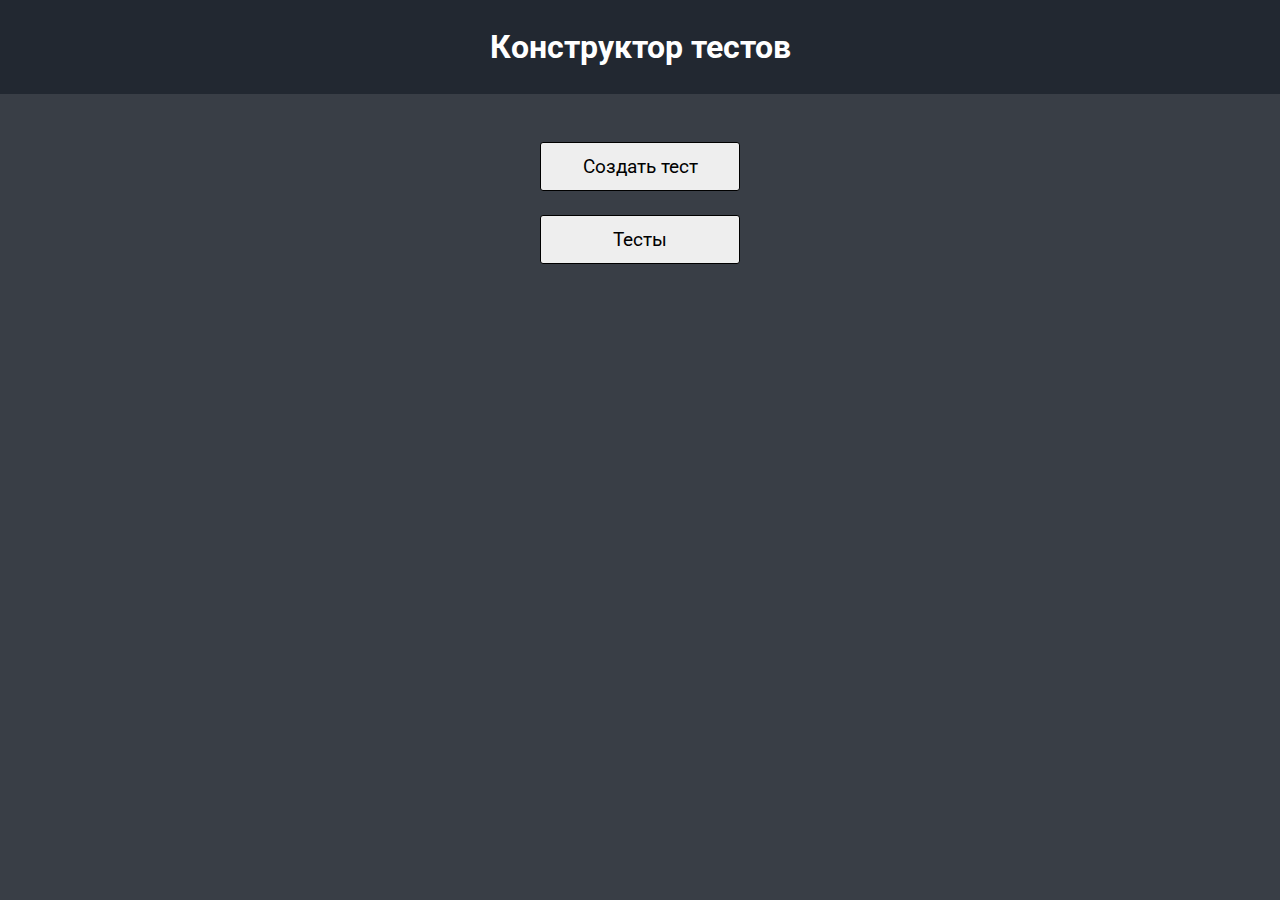
<file: test_constructor_front/index.html>
<!DOCTYPE html>
<html lang="en">
<head>
    <meta charset="UTF-8">
    <meta http-equiv="X-UA-Compatible" content="IE=edge">
    <meta name="viewport" content="width=device-width, initial-scale=1.0">
    <link rel="stylesheet" href="style.css">
    <link rel="stylesheet" href="css/main_page_style.css">
    <title>Конструктор тестов</title>
</head>
<body>
    <header>
        <h1>Конструктор тестов</h1>
    </header>
    <div class="menu_list">
        <a href="create_test.html">Создать тест</a>
        <a href="tests.html">Тесты</a>
    </div>

    <script src="script.js"></script>
</body>
</html>
</file>
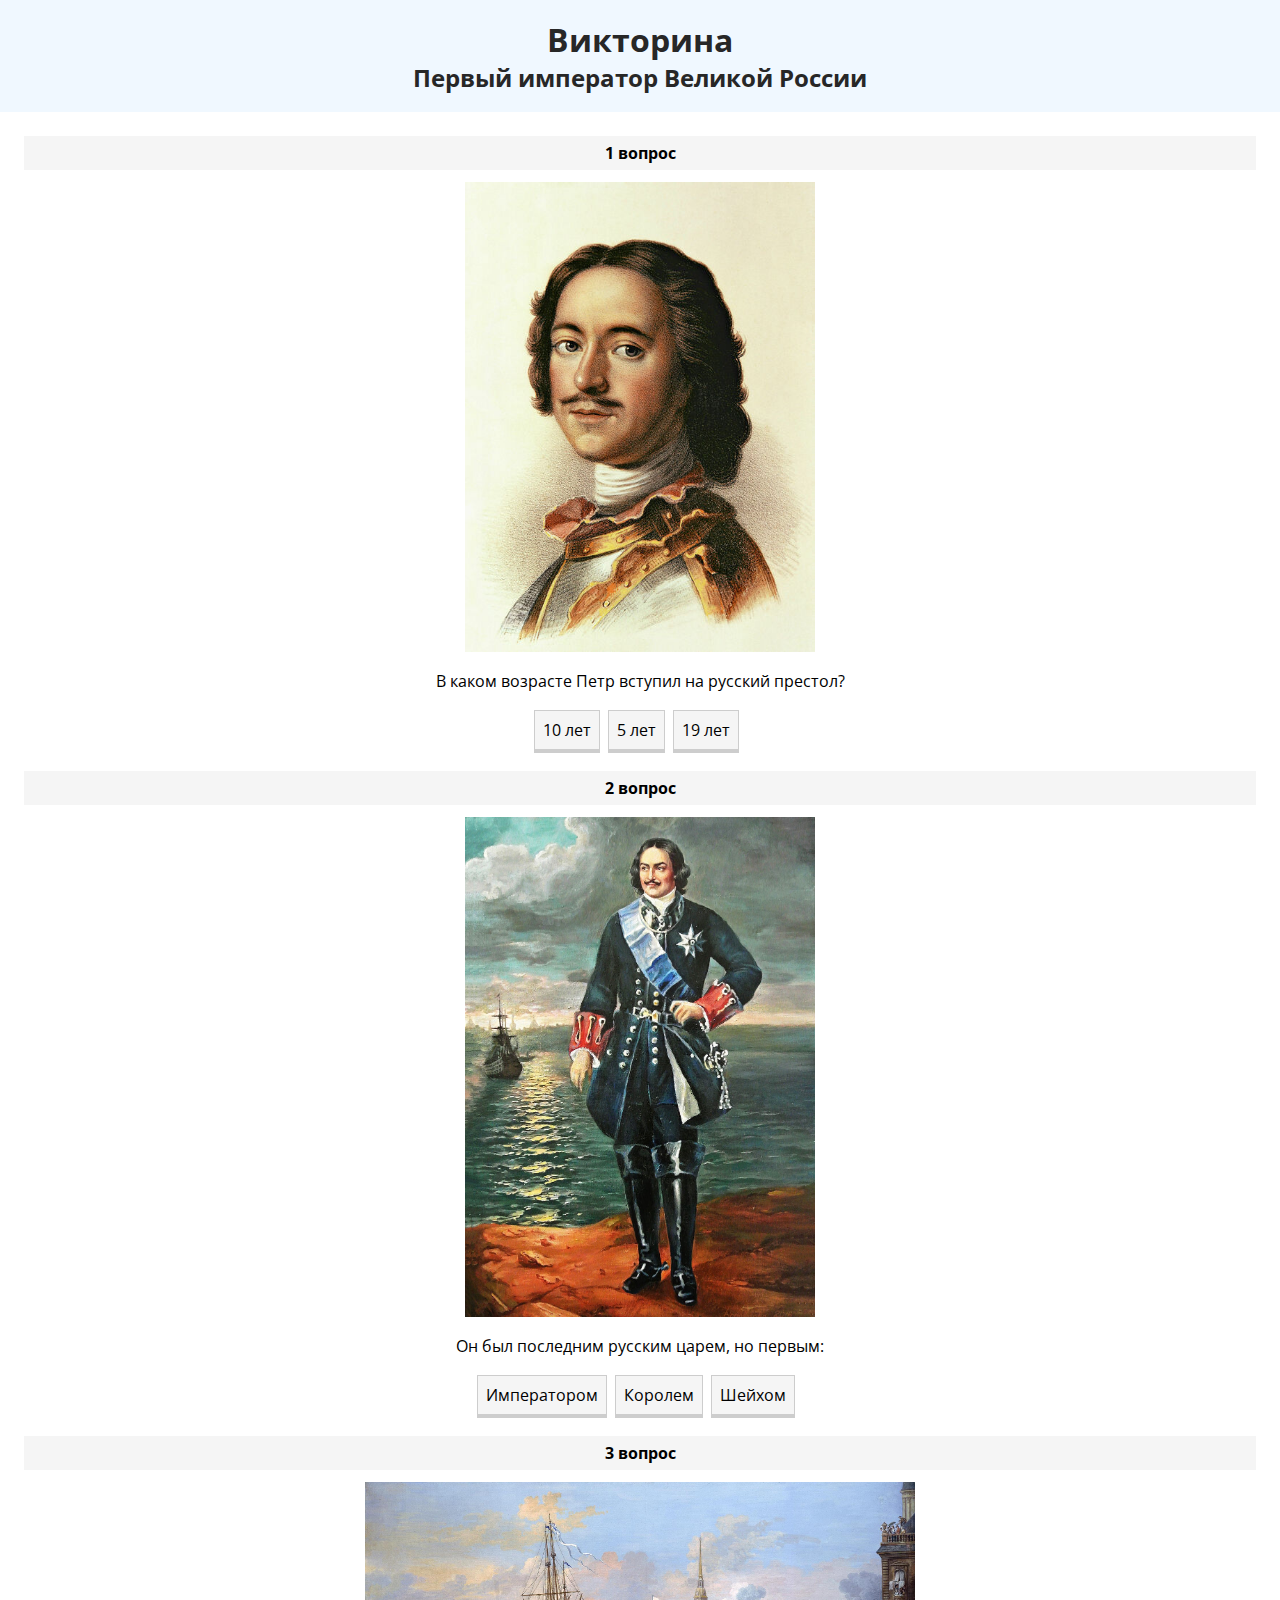
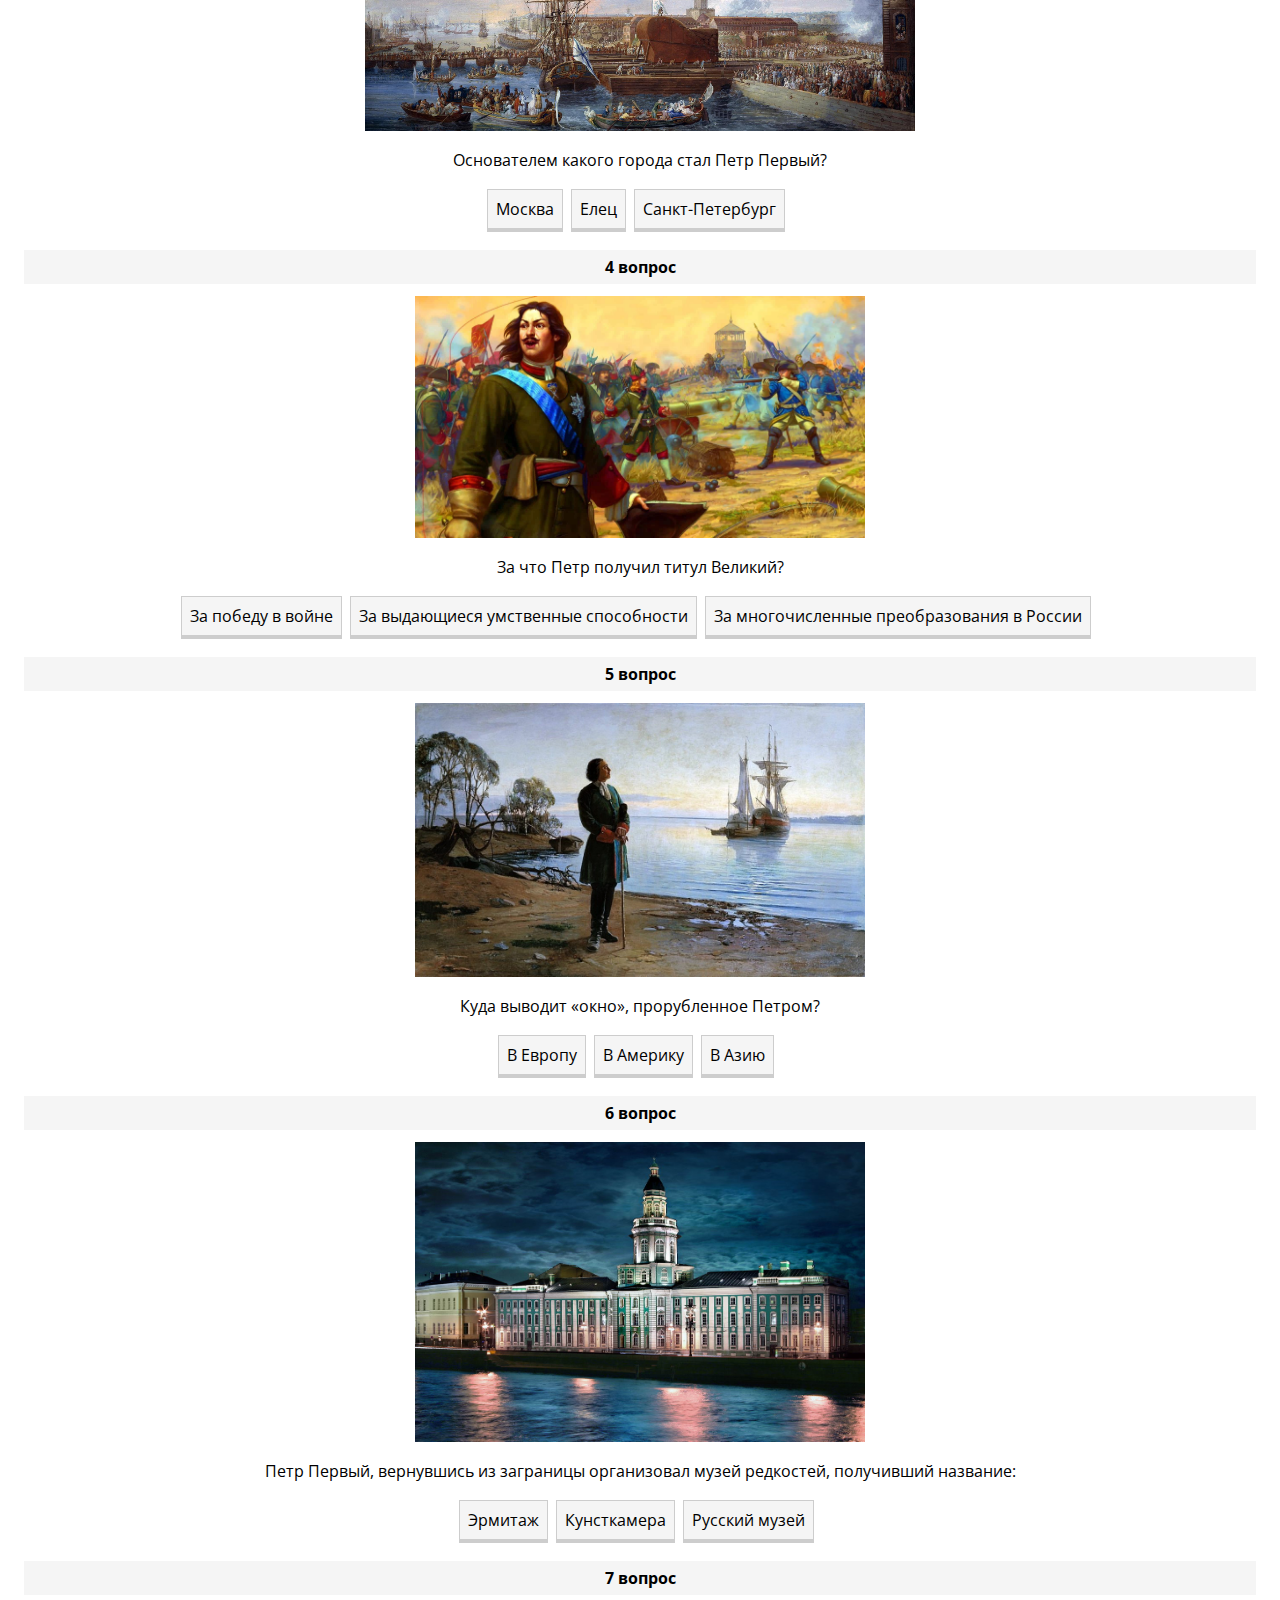
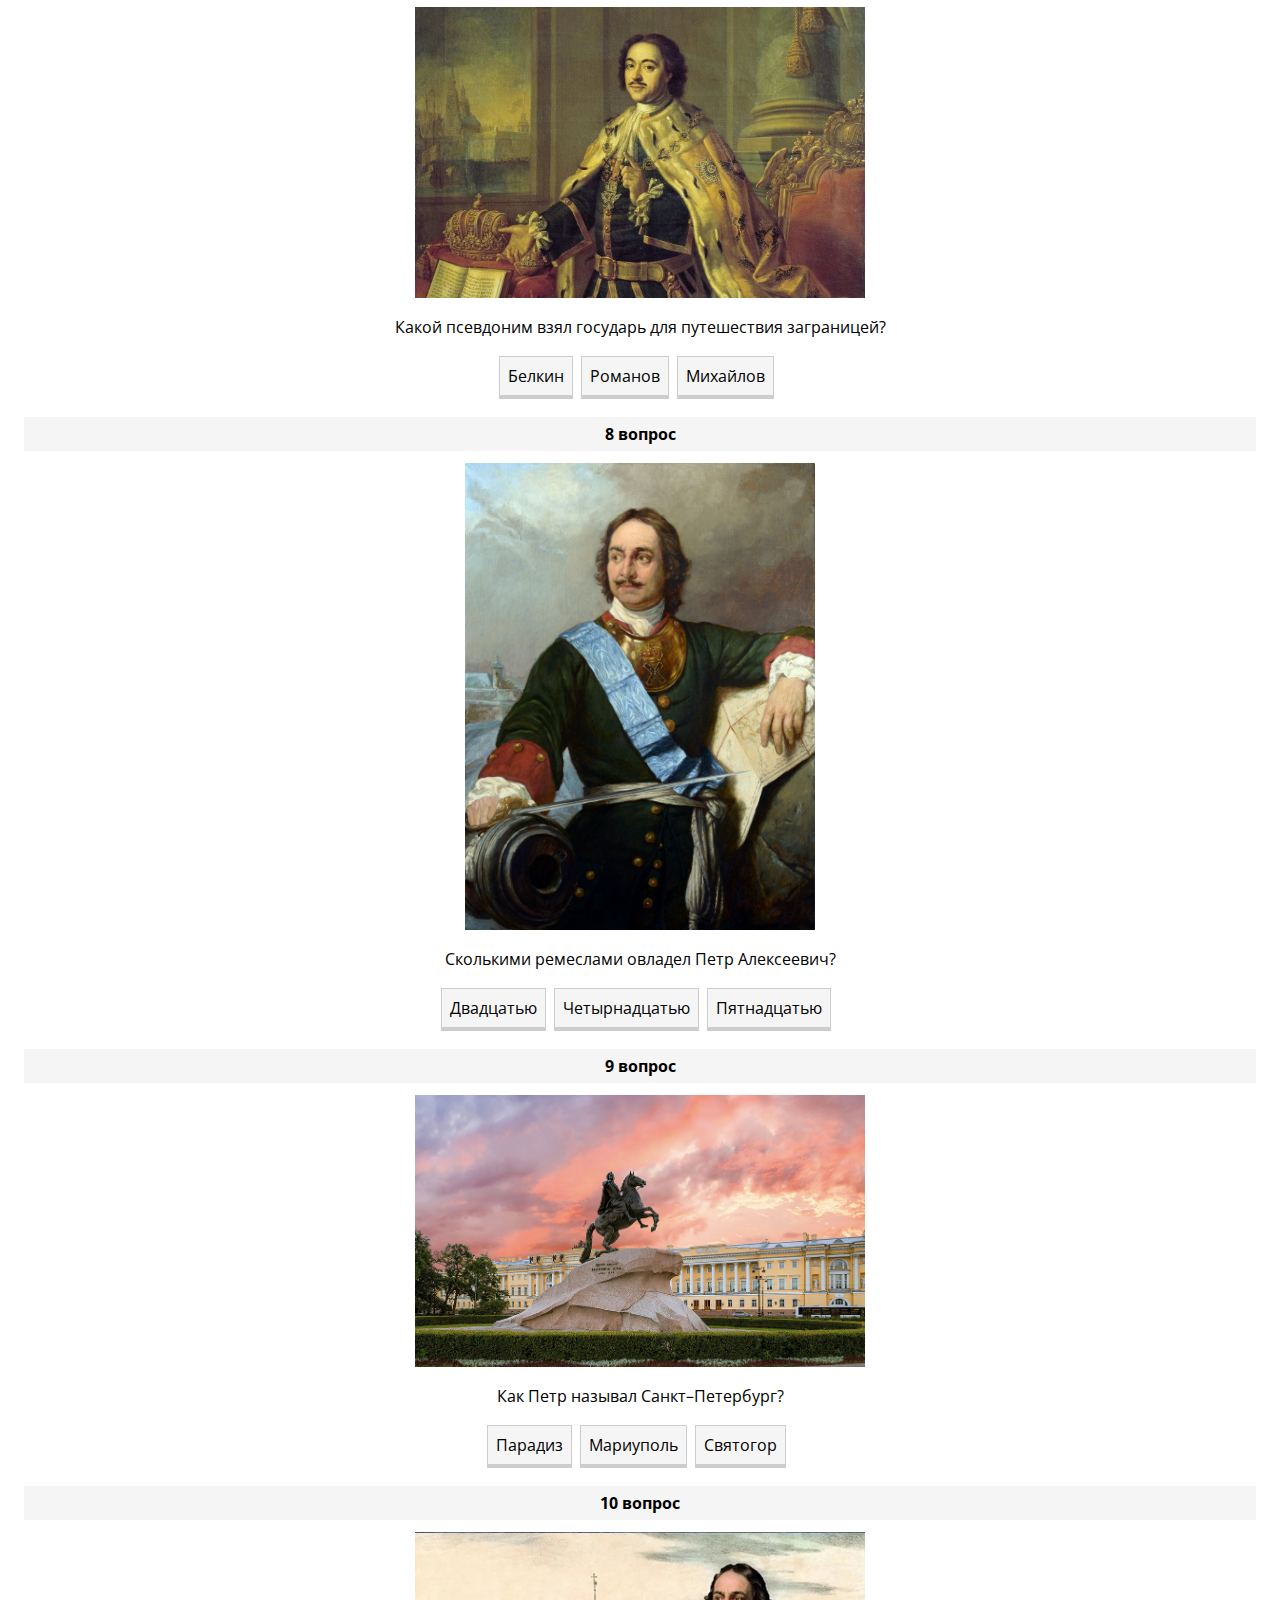
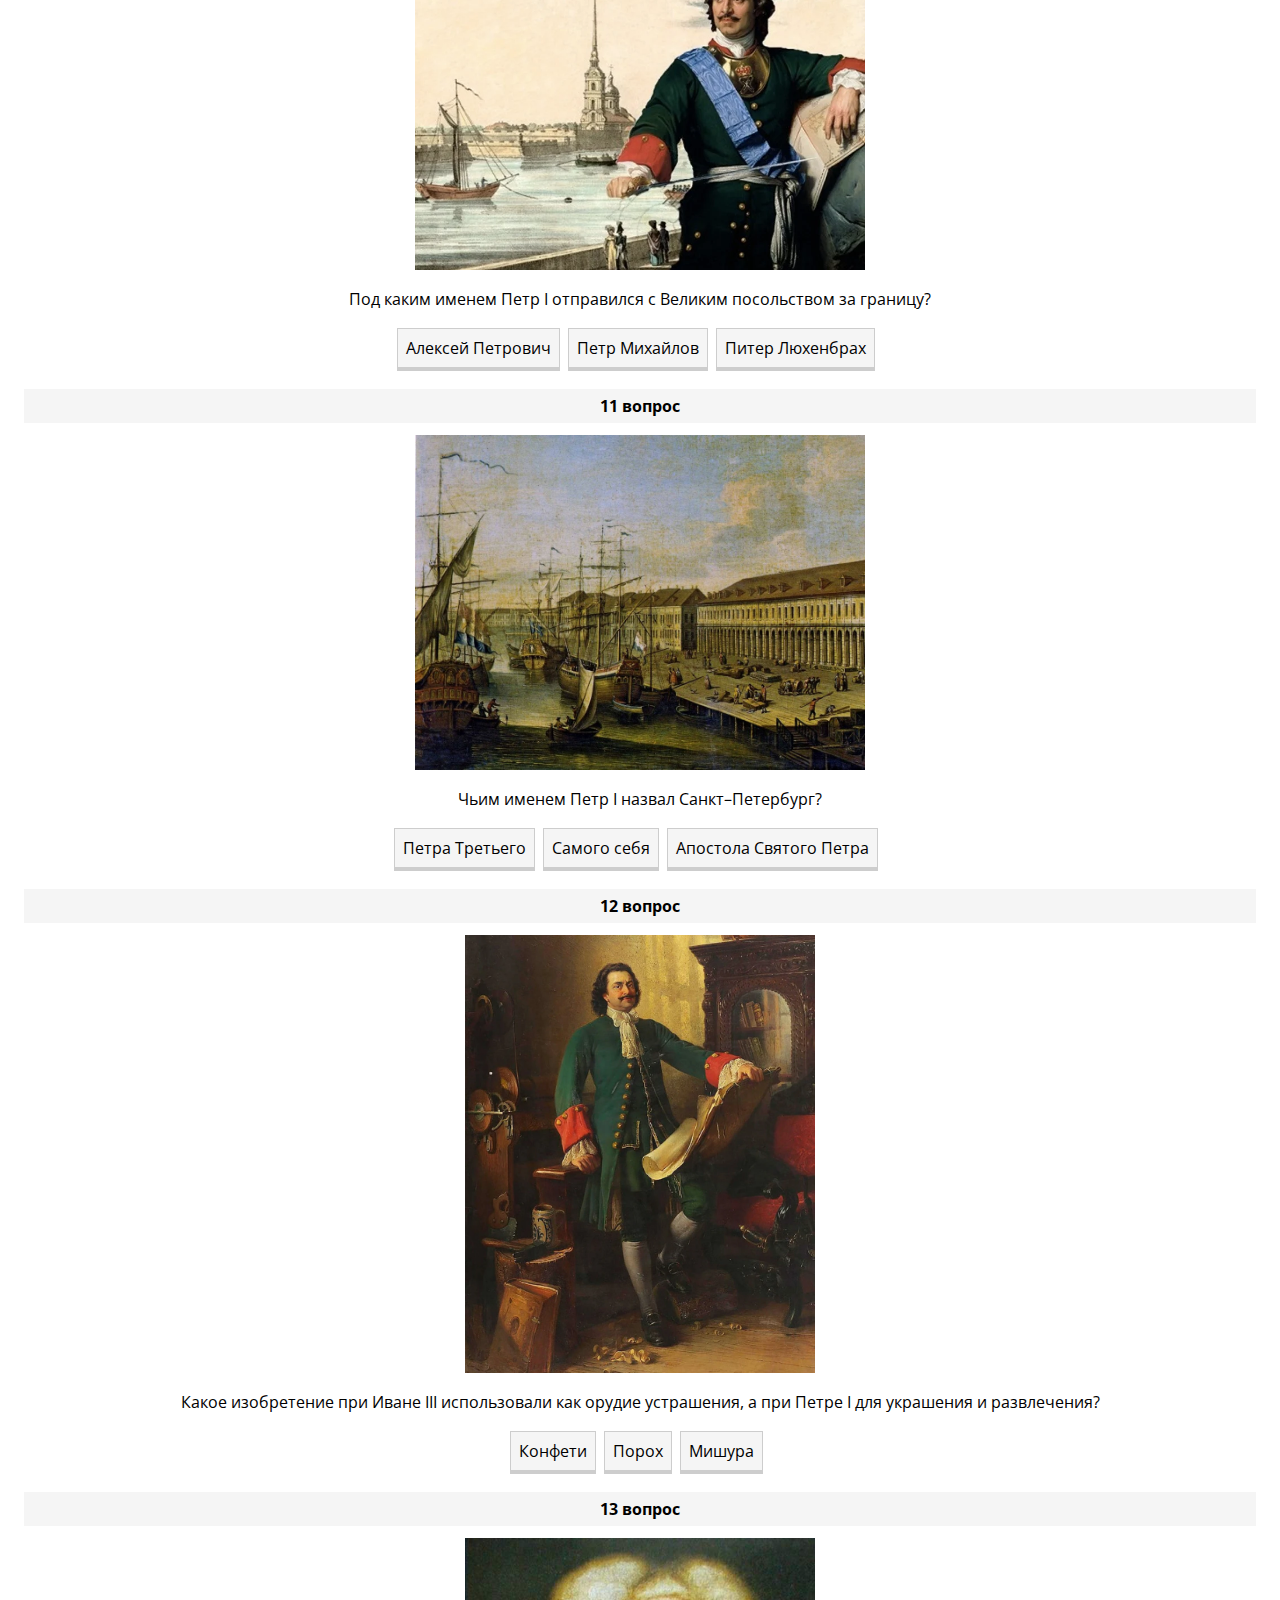
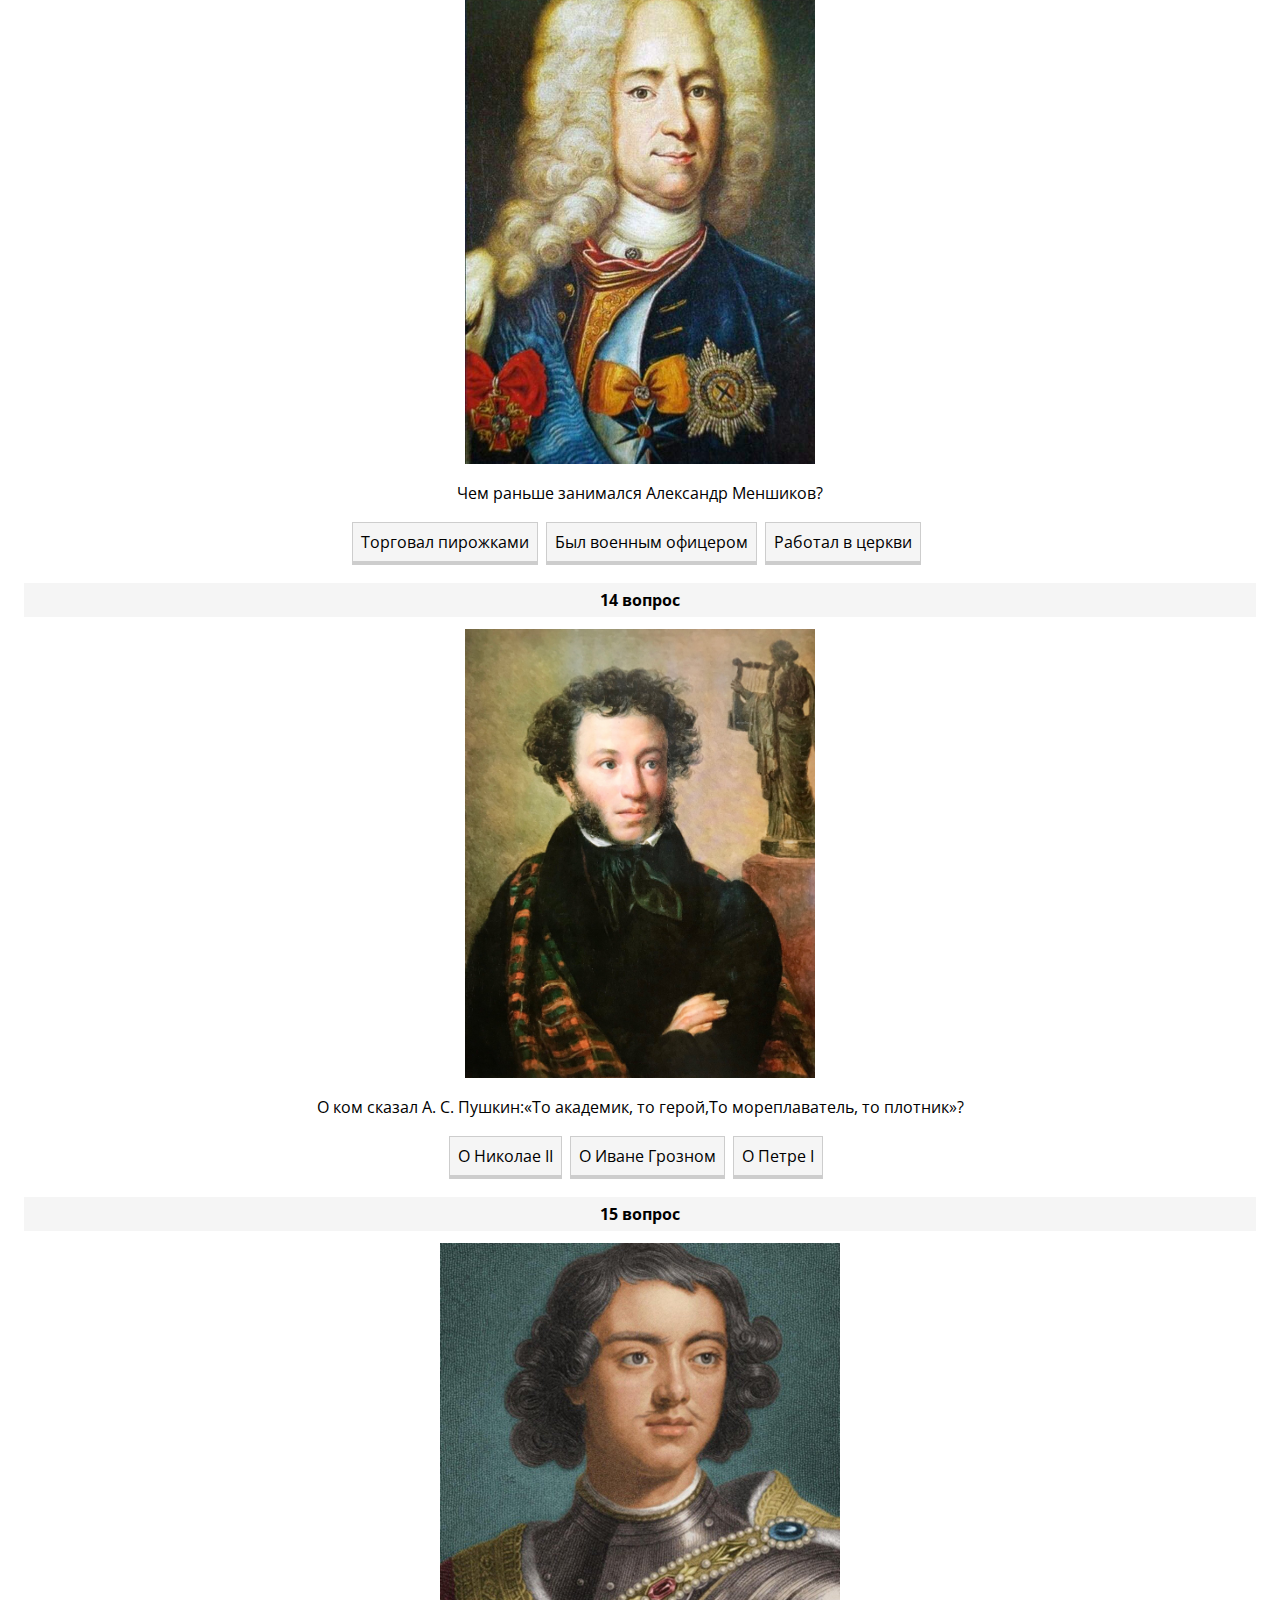
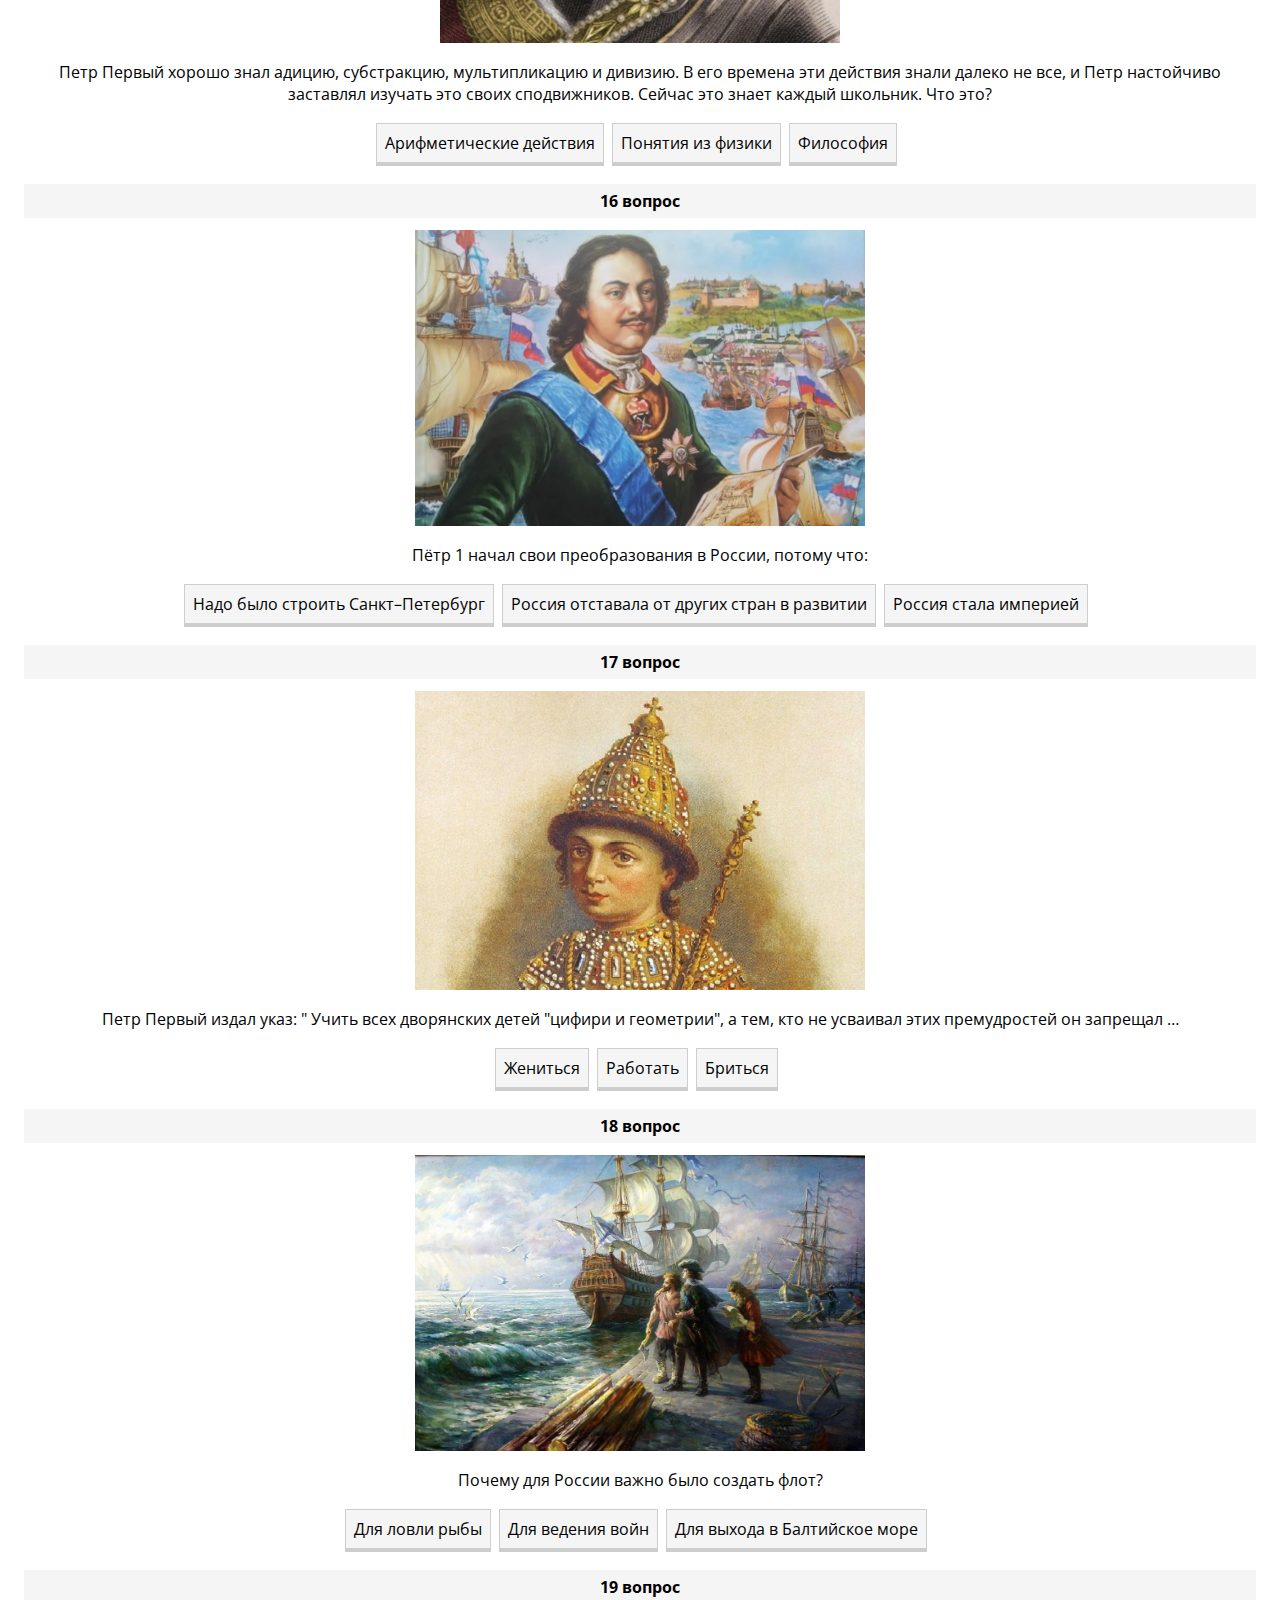
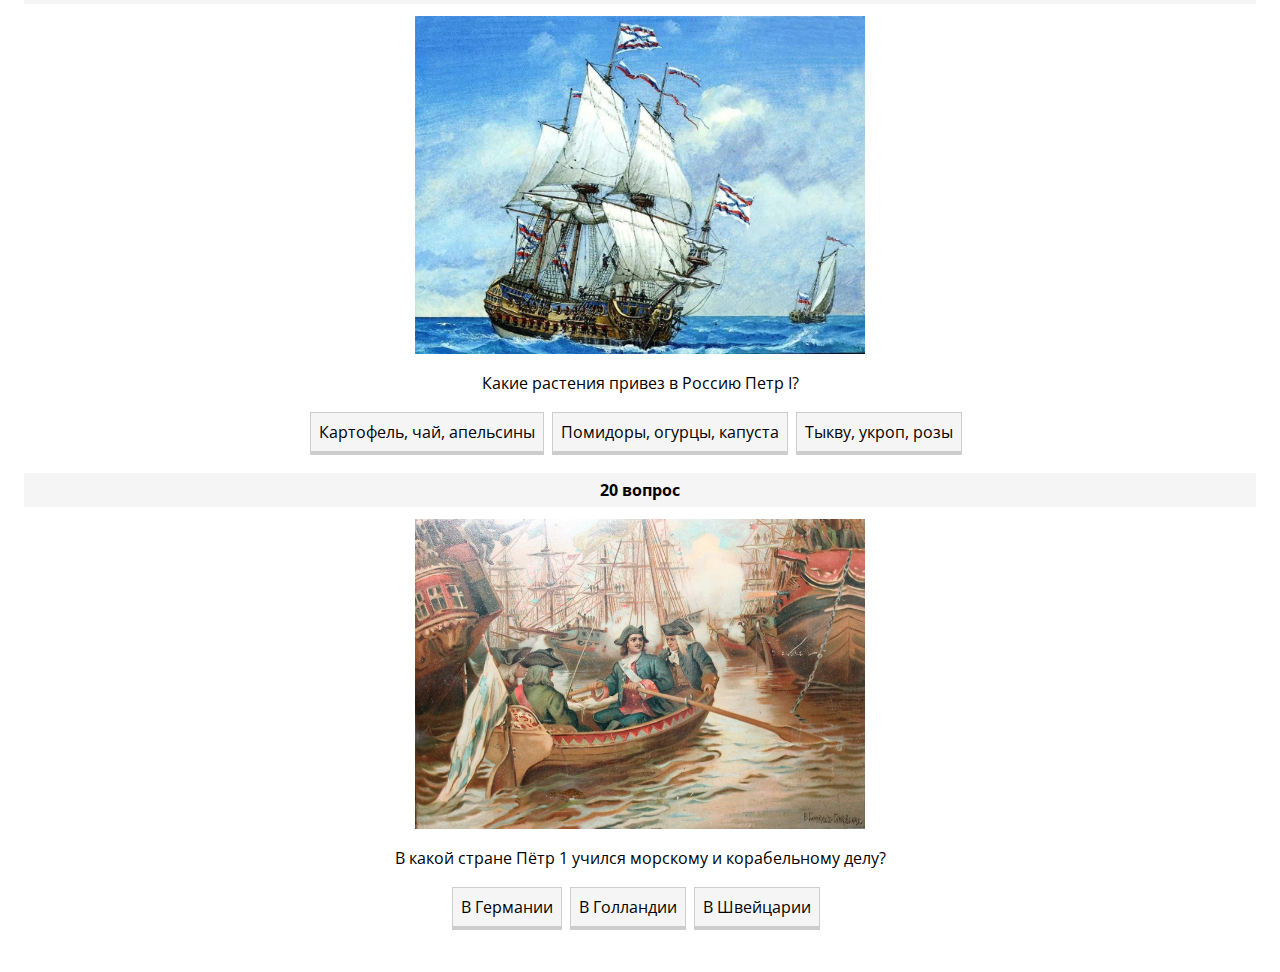
<file: tests/petr1/index.html>
<!DOCTYPE html>
<html lang="en">
<head>
    <meta charset="UTF-8">
    <meta http-equiv="X-UA-Compatible" content="IE=edge">
    <meta name="viewport" content="width=device-width, initial-scale=1.0">
    <link rel="preconnect" href="https://fonts.googleapis.com">
    <link rel="preconnect" href="https://fonts.gstatic.com" crossorigin>
    <link href="https://fonts.googleapis.com/css2?family=Open+Sans:wght@300;400;500;600;700;800&display=swap" rel="stylesheet">
    <link rel="stylesheet" href="style.css">
    <link rel="icon" href="img/q1.jpg" type="image/x-icon">
    <title>Викторина "Первый император Великой России"</title>
</head>
<body>
    <header>
        <h1>Викторина</h1>
        <h2>Первый император Великой России</h2>
    </header>

    <!--Вопросы-->
    <div class="questions">
        <div class="question 1">
            <h4>1 вопрос</h4>
            <img src="img/q1.jpg" width="350px">
            <p class="q_text">В каком возрасте Петр вступил на русский престол?</p>
            <div class="options">
                <p class="options-item not_answered" onclick="checkAnswer(this, 0, 1)">10 лет</p>
                <p class="options-item not_answered" onclick="checkAnswer(this, 0, 3)">5 лет</p>
                <p class="options-item not_answered" onclick="checkAnswer(this, 0, 5)">19 лет</p>
            </div>
        </div>

        <div class="question 2">
            <h4>2 вопрос</h4>
            <img src="img/q2.jpg" width="350px">
            <p class="q_text">Он был последним русским царем, но первым:</p>
            <div class="options">
                <p class="options-item not_answered" onclick="checkAnswer(this, 1, 1)">Императором</p>
                <p class="options-item not_answered" onclick="checkAnswer(this, 1, 3)">Королем</p>
                <p class="options-item not_answered" onclick="checkAnswer(this, 1, 5)">Шейхом</p>
            </div>
        </div>

        <div class="question 3">
            <h4>3 вопрос</h4>
            <img src="img/q3.jpg" width="550px">
            <p class="q_text">Основателем какого города стал Петр Первый?</p>
            <div class="options">
                <p class="options-item not_answered" onclick="checkAnswer(this, 2, 1)">Москва</p>
                <p class="options-item not_answered" onclick="checkAnswer(this, 2, 3)">Елец</p>
                <p class="options-item not_answered" onclick="checkAnswer(this, 2, 5)">Санкт-Петербург</p>
            </div>
        </div>

        <div class="question 4">
            <h4>4 вопрос</h4>
            <img src="img/q4.jpg" width="450px">
            <p class="q_text">За что Петр получил титул Великий?</p>
            <div class="options">
                <p class="options-item not_answered" onclick="checkAnswer(this, 3, 1)">За победу в войне</p>
                <p class="options-item not_answered" onclick="checkAnswer(this, 3, 3)">За выдающиеся умственные способности</p>
                <p class="options-item not_answered" onclick="checkAnswer(this, 3, 5)">За многочисленные преобразования в России</p>
            </div>
        </div>

        <div class="question 5">
            <h4>5 вопрос</h4>
            <img src="img/q5.jpg" width="450px">
            <p class="q_text">Куда выводит «окно», прорубленное Петром?</p>
            <div class="options">
                <p class="options-item not_answered" onclick="checkAnswer(this, 4, 1)">В Европу</p>
                <p class="options-item not_answered" onclick="checkAnswer(this, 4, 3)">В Америку</p>
                <p class="options-item not_answered" onclick="checkAnswer(this, 4, 5)">В Азию</p>
            </div>
        </div>

        <div class="question 6">
            <h4>6 вопрос</h4>
            <img src="img/q6.jpg" width="450px">
            <p class="q_text">Петр Первый, вернувшись из заграницы организовал музей редкостей, получивший название:</p>
            <div class="options">
                <p class="options-item not_answered" onclick="checkAnswer(this, 5, 1)">Эрмитаж</p>
                <p class="options-item not_answered" onclick="checkAnswer(this, 5, 3)">Кунсткамера</p>
                <p class="options-item not_answered" onclick="checkAnswer(this, 5, 5)">Русский музей</p>
            </div>
        </div>

        <div class="question 7">
            <h4>7 вопрос</h4>
            <img src="img/q7.jpg" width="450px">
            <p class="q_text">Какой псевдоним взял государь для путешествия заграницей?</p>
            <div class="options">
                <p class="options-item not_answered" onclick="checkAnswer(this, 6, 1)">Белкин</p>
                <p class="options-item not_answered" onclick="checkAnswer(this, 6, 3)">Романов</p>
                <p class="options-item not_answered" onclick="checkAnswer(this, 6, 5)">Михайлов</p>
            </div>
        </div>

        <div class="question 8">
            <h4>8 вопрос</h4>
            <img src="img/q8.jpg" width="350px">
            <p class="q_text">Сколькими ремеслами овладел Петр Алексеевич?</p>
            <div class="options">
                <p class="options-item not_answered" onclick="checkAnswer(this, 7, 1)">Двадцатью</p>
                <p class="options-item not_answered" onclick="checkAnswer(this, 7, 3)">Четырнадцатью</p>
                <p class="options-item not_answered" onclick="checkAnswer(this, 7, 5)">Пятнадцатью</p>
            </div>
        </div>

        <div class="question 9">
            <h4>9 вопрос</h4>
            <img src="img/q9.jpg" width="450px">
            <p class="q_text">Как Петр называл Санкт–Петербург?</p>
            <div class="options">
                <p class="options-item not_answered" onclick="checkAnswer(this, 8, 1)">Парадиз</p>
                <p class="options-item not_answered" onclick="checkAnswer(this, 8, 3)">Мариуполь</p>
                <p class="options-item not_answered" onclick="checkAnswer(this, 8, 5)">Святогор</p>
            </div>
        </div>

        <div class="question 10">
            <h4>10 вопрос</h4>
            <img src="img/q10.jpg" width="450px">
            <p class="q_text">Под каким именем Петр I отправился с Великим посольством за границу?</p>
            <div class="options">
                <p class="options-item not_answered" onclick="checkAnswer(this, 9, 1)">Алексей Петрович</p>
                <p class="options-item not_answered" onclick="checkAnswer(this, 9, 3)">Петр Михайлов</p>
                <p class="options-item not_answered" onclick="checkAnswer(this, 9, 5)">Питер Люхенбрах</p>
            </div>
        </div>

        <div class="question 11">
            <h4>11 вопрос</h4>
            <img src="img/q11.jpg" width="450px">
            <p class="q_text">Чьим именем Петр I назвал Санкт–Петербург?</p>
            <div class="options">
                <p class="options-item not_answered" onclick="checkAnswer(this, 10, 1)">Петра Третьего</p>
                <p class="options-item not_answered" onclick="checkAnswer(this, 10, 3)">Самого себя</p>
                <p class="options-item not_answered" onclick="checkAnswer(this, 10, 5)">Апостола Святого Петра</p>
            </div>
        </div>

        <div class="question 12">
            <h4>12 вопрос</h4>
            <img src="img/q12.jpg" width="350px">
            <p class="q_text">Какое изобретение при Иване III использовали как орудие устрашения, а при Петре I для украшения и развлечения?</p>
            <div class="options">
                <p class="options-item not_answered" onclick="checkAnswer(this, 11, 1)">Конфети</p>
                <p class="options-item not_answered" onclick="checkAnswer(this, 11, 3)">Порох</p>
                <p class="options-item not_answered" onclick="checkAnswer(this, 11, 5)">Мишура</p>
            </div>
        </div>

        <div class="question 13">
            <h4>13 вопрос</h4>
            <img src="img/q13.jpg" width="350px">
            <p class="q_text">Чем раньше занимался Александр Меншиков?</p>
            <div class="options">
                <p class="options-item not_answered" onclick="checkAnswer(this, 12, 1)">Торговал пирожками</p>
                <p class="options-item not_answered" onclick="checkAnswer(this, 12, 3)">Был военным офицером</p>
                <p class="options-item not_answered" onclick="checkAnswer(this, 12, 5)">Работал в церкви</p>
            </div>
        </div>

        <div class="question 14">
            <h4>14 вопрос</h4>
            <img src="img/q14.jpg" width="350px">
            <p class="q_text">О ком сказал А. С. Пушкин:«То академик, то герой,То мореплаватель, то плотник»?</p>
            <div class="options">
                <p class="options-item not_answered" onclick="checkAnswer(this, 13, 1)">О Николае II</p>
                <p class="options-item not_answered" onclick="checkAnswer(this, 13, 3)">О Иване Грозном</p>
                <p class="options-item not_answered" onclick="checkAnswer(this, 13, 5)">О Петре I</p>
            </div>
        </div>

        <div class="question 15">
            <h4>15 вопрос</h4>
            <img src="img/q15.jpg" width="400px">
            <p class="q_text">Петр Первый хорошо знал адицию, субстракцию, мультипликацию и дивизию. В его времена эти действия знали далеко не все, и Петр настойчиво заставлял изучать это своих сподвижников. Сейчас это знает каждый школьник. Что это?</p>
            <div class="options">
                <p class="options-item not_answered" onclick="checkAnswer(this, 14, 1)">Арифметические действия</p>
                <p class="options-item not_answered" onclick="checkAnswer(this, 14, 3)">Понятия из физики</p>
                <p class="options-item not_answered" onclick="checkAnswer(this, 14, 5)">Философия</p>
            </div>
        </div>

        <div class="question">
            <h4>16 вопрос</h4>
            <img src="img/q16.jpg" width="450px">
            <p class="q_text">Пётр 1 начал свои преобразования в России, потому что: </p>
            <div class="options">
                <p class="options-item not_answered" onclick="checkAnswer(this, 15, 1)">Надо было строить Санкт–Петербург</p>
                <p class="options-item not_answered" onclick="checkAnswer(this, 15, 3)">Россия отставала от других стран в развитии</p>
                <p class="options-item not_answered" onclick="checkAnswer(this, 15, 5)">Россия стала империей</p>
            </div>
        </div>

        <div class="question 17">
            <h4>17 вопрос</h4>
            <img src="img/q17.jpg" width="450px">
            <p class="q_text">Петр Первый издал указ: " Учить всех дворянских детей "цифири и геометрии", а тем, кто не усваивал этих премудростей он запрещал … </p>
            <div class="options">
                <p class="options-item not_answered" onclick="checkAnswer(this, 16, 1)">Жениться</p>
                <p class="options-item not_answered" onclick="checkAnswer(this, 16, 3)">Работать</p>
                <p class="options-item not_answered" onclick="checkAnswer(this, 16, 5)">Бриться</p>
            </div>
        </div>

        <div class="question 18">
            <h4>18 вопрос</h4>
            <img src="img/q18.jpg" width="450px">
            <p class="q_text">Почему для России важно было создать флот?</p>
            <div class="options">
                <p class="options-item not_answered" onclick="checkAnswer(this, 17, 1)">Для ловли рыбы</p>
                <p class="options-item not_answered" onclick="checkAnswer(this, 17, 3)">Для ведения войн</p>
                <p class="options-item not_answered" onclick="checkAnswer(this, 17, 5)">Для выхода в Балтийское море</p>
            </div>
        </div>

        <div class="question 19">
            <h4>19 вопрос</h4>
            <img src="img/q19.jpg" width="450px">
            <p class="q_text">Какие растения привез в Россию Петр I?</p>
            <div class="options">
                <p class="options-item not_answered" onclick="checkAnswer(this, 18, 1)">Картофель, чай, апельсины</p>
                <p class="options-item not_answered" onclick="checkAnswer(this, 18, 3)">Помидоры, огурцы, капуста</p>
                <p class="options-item not_answered" onclick="checkAnswer(this, 18, 5)">Тыкву, укроп, розы</p>
            </div>
        </div>

        <div class="question 20">
            <h4>20 вопрос</h4>
            <img src="img/q20.jpg" width="450px">
            <p class="q_text">В какой стране Пётр 1 учился морскому и корабельному делу?</p>
            <div class="options">
                <p class="options-item not_answered" onclick="checkAnswer(this, 19, 1)">В Германии</p>
                <p class="options-item not_answered" onclick="checkAnswer(this, 19, 3)">В Голландии</p>
                <p class="options-item not_answered" onclick="checkAnswer(this, 19, 5)">В Швейцарии</p>
            </div>
        </div>
    </div>

    <footer class="hide">
        <h2>Результат</h2>
        <ul class="result_list">
            <li></li>
            <li></li>
            <li></li>
            <li></li>
            <li></li>
            <li></li>
            <li></li>
            <li></li>
            <li></li>
            <li></li>
            <li></li>
            <li></li>
            <li></li>
            <li></li>
            <li></li>
            <li></li>
            <li></li>
            <li></li>
            <li></li>
            <li></li>
        </ul>
        
        <h3 class="total">Итого: </h3>
    </footer>

    <script src="script.js"></script>
</body>
</html>
</file>
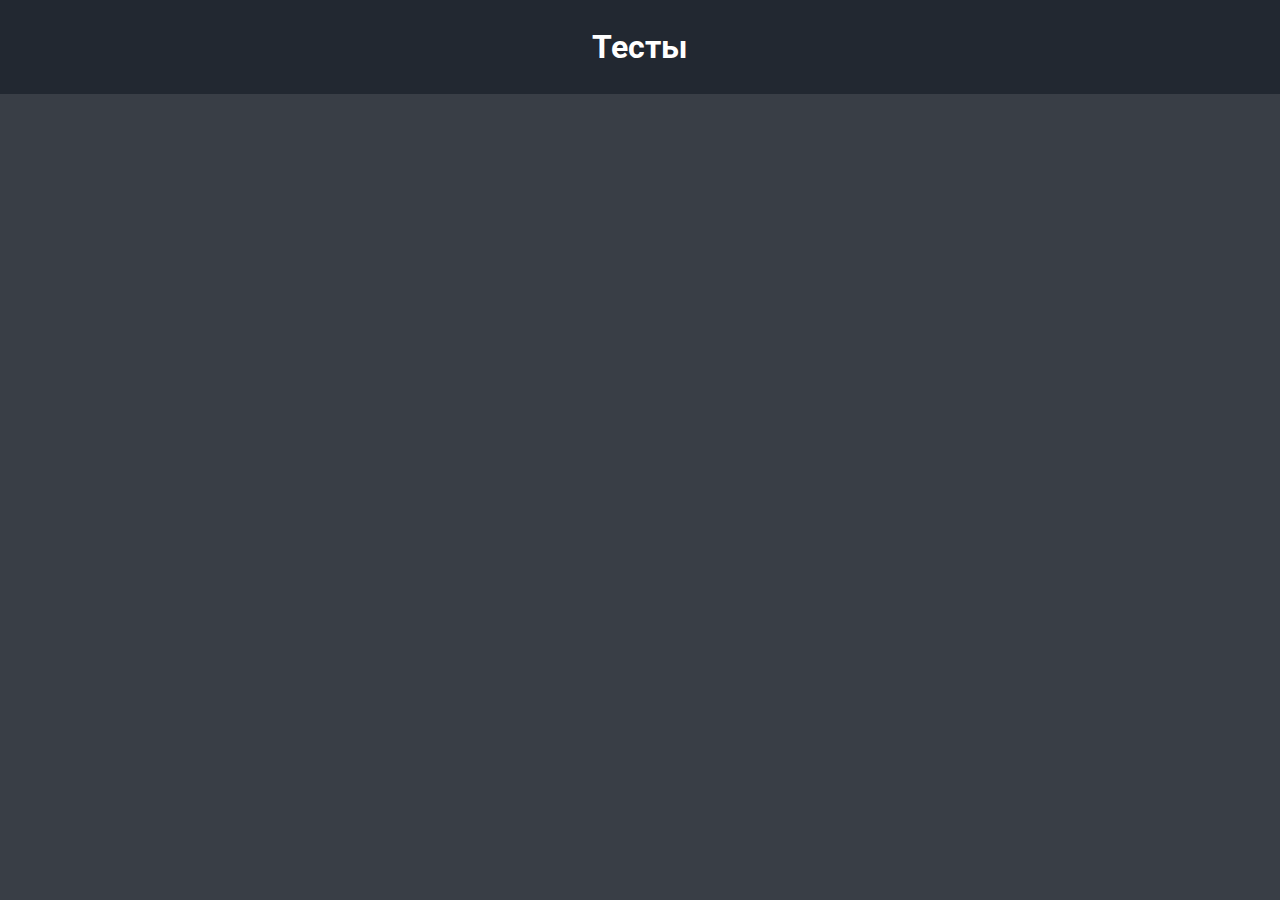
<file: test_constructor_front/tests.html>
<!DOCTYPE html>
<html lang="en">
<head>
    <meta charset="UTF-8">
    <meta http-equiv="X-UA-Compatible" content="IE=edge">
    <meta name="viewport" content="width=device-width, initial-scale=1.0">
    <link rel="stylesheet" href="style.css">
    <link rel="stylesheet" href="css/tests_page_style.css">
    <title>Тесты</title>
</head>
<body>
    <header>
        <h1>Тесты</h1>
    </header>

    <div class="tests"></div>

    <script src="script.js"></script>
</body>
</html>
</file>
<file: test_constructor_front/style.css>
@import url('https://fonts.googleapis.com/css2?family=Roboto:ital,wght@0,100;0,300;0,400;0,500;0,700;0,900;1,100;1,300;1,400;1,500;1,700;1,900&display=swap');

* {
    margin: 0;
    padding: 0;
    box-sizing: border-box;
}

body {
    font-family: 'Roboto', sans-serif;
}
</file>
<file: test_constructor_front/css/main_page_style.css>
body {
    background-color: #393E46;
}
header {
    text-align: center;

    background-color: #222831;
    color: white;

    padding: 28px;
}

.menu_list {
    display: flex;
    flex-direction: column;
    gap: 24px;

    margin-top: 30px;
    padding: 18px 32px;
}

.menu_list a {
    transition: 0.4s;
    
    background-color: #EEEEEE;
    color: black;
    text-decoration: none;
    text-align: center;
    font-size: larger;

    border-style: solid;
    border-width: 1px;
    border-color: black;
    border-radius: 3px;

    margin: 0 auto;
    padding: 12px 24px;

    min-width: 200px;
}

.menu_list a:hover {
    transition: 0.4s;

    background-color: #00ADB5;
    color: #EEEEEE;
}
</file>
<file: tests/petr1/style.css>
* {
    margin: 0;
    padding: 0;
}

body {
    font-family: 'Open Sans', sans-serif;
}

header{
    background-color: aliceblue;
    padding: 18px;
    text-align: center;
    color: rgb(39, 39, 39);
}

footer{
    display: flex;
    flex-direction: column;
    background-color: aliceblue;
    padding: 18px;
    color: rgb(39, 39, 39);
}

footer h2 {
    margin: 0 auto;
}

footer h3 {
    margin: 0 auto;
}

footer ul {
    list-style: none;
    margin: 12px auto;
}

.hide {
    display: none;
}

ul li {
    font-size:larger;
    background-color: white;
    padding: 8px 10px;
    margin-bottom: 6px;
}

.green {
    color:rgb(137, 222, 104);
}

.red {
    color:rgb(222, 104, 104)
}

.questions{
    display: flex;
    flex-direction: column;
    padding: 24px;
}

.question {
    display: flex;
    flex-direction: column;

    text-align: center;
}

.question h4 {
    margin-bottom: 12px;
    background-color: whitesmoke;
    padding: 6px 4px;
}

.question img {
    margin: 0 auto;
    margin-bottom: 12px;
    margin-bottom: 18px;
}

.options {
    display: flex;
    flex-direction: row;

    margin: 18px auto;
}

.options-item {
    transition: .4s;
    margin-right: 8px;
    background-color: whitesmoke;
    padding: 8px;
    border: solid 1px rgb(205, 205, 205);
    border-bottom: 4px solid rgb(205, 205, 205);
    cursor: pointer;
}

.not_answered:hover {
    transition: .4s;
    border-color:rgb(104, 145, 222);
}

.correct {
    border-color:rgb(137, 222, 104);
    cursor:default;
}

.incorrect {
    border-color:rgb(222, 104, 104);
    cursor:default;
}

.not_available {
    border-color: rgb(205, 205, 205);
    opacity: .3;
    cursor:default;
}
</file>
<file: test_constructor_front/css/tests_page_style.css>
body {
    background-color: #393E46;
}

header {
    text-align: center;

    background-color: #222831;
    color: white;

    padding: 28px;
}

.tests {
    display: flex;
    flex-direction: column;

    gap: 34px;
}

.tests-item {
    display: flex;
    flex-direction: row;
}
</file>
